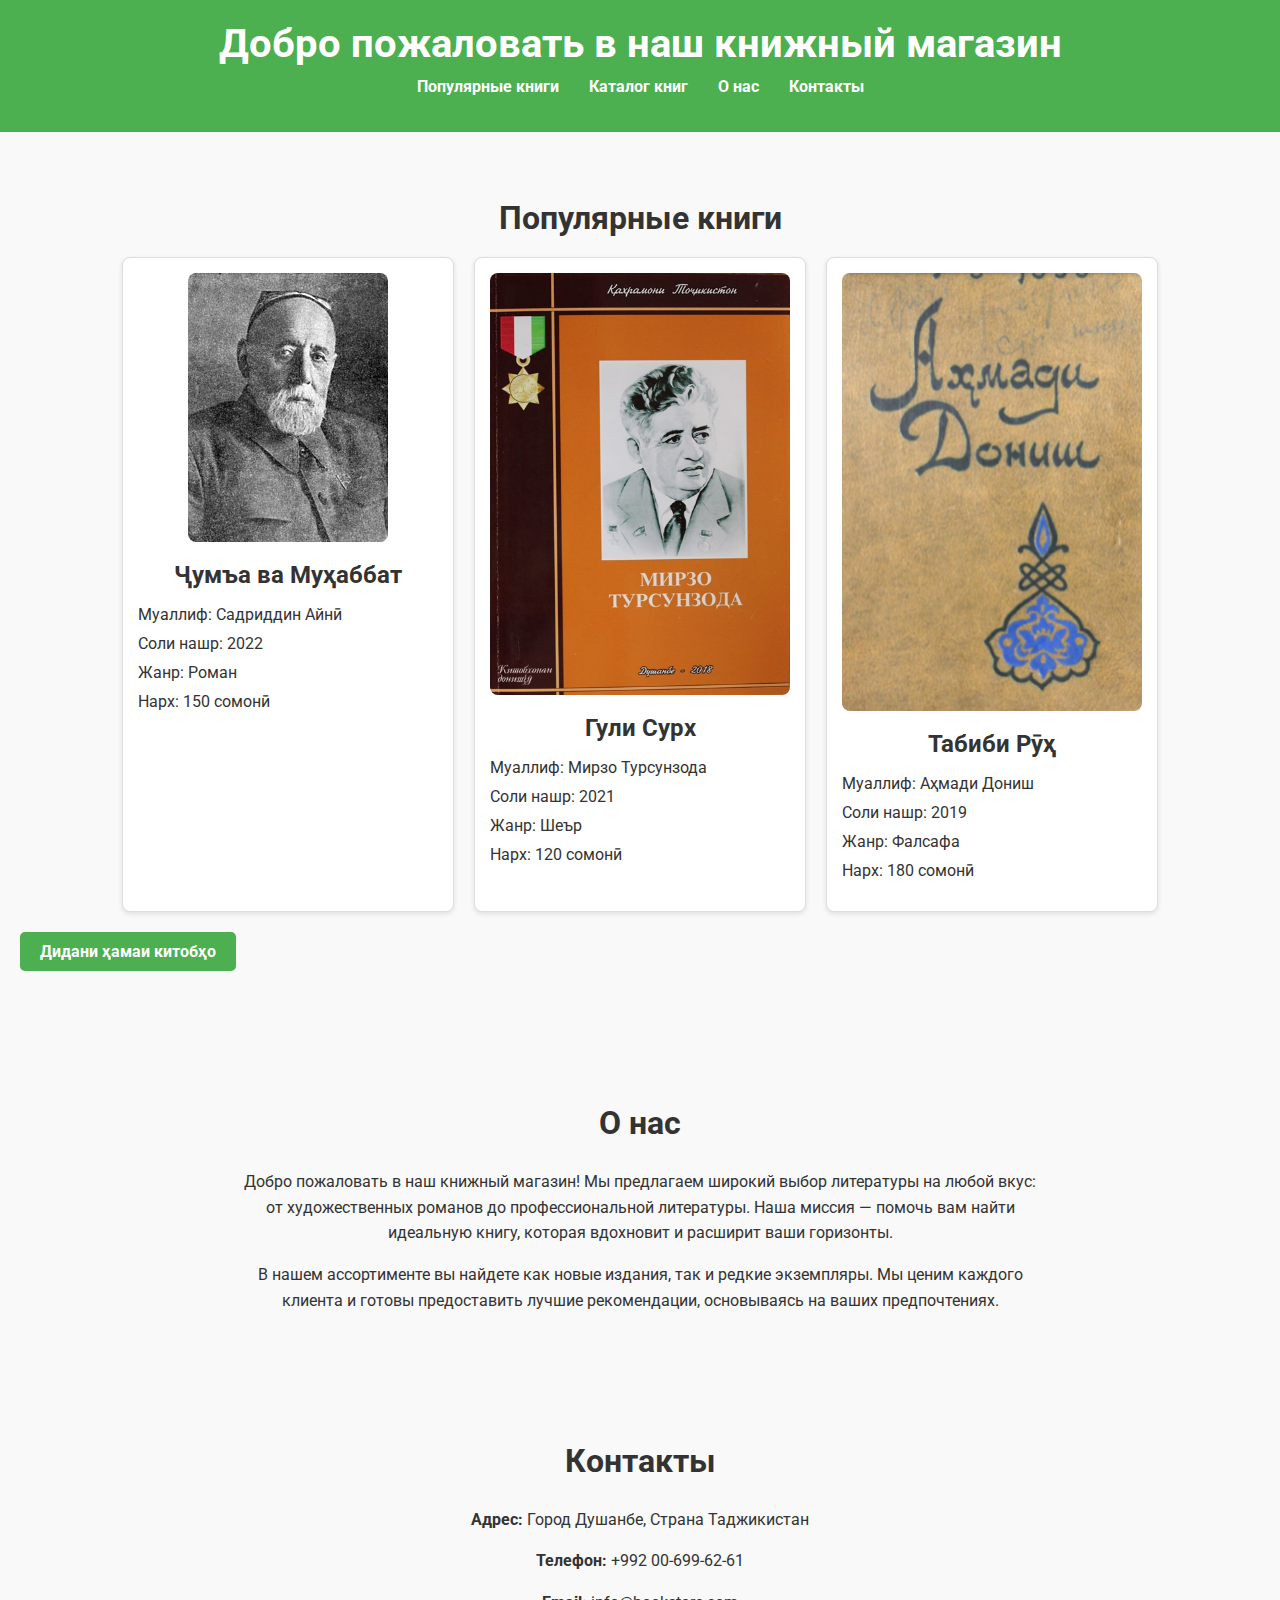
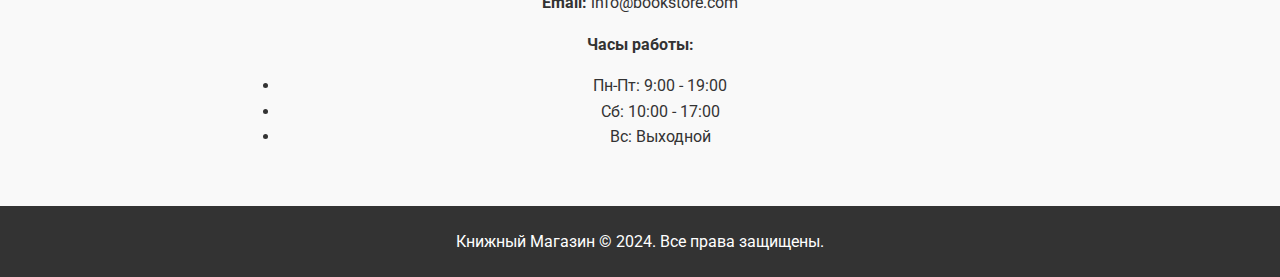
<file: index.html>
<!DOCTYPE html>
<html lang="ru">
<head>
    <meta charset="UTF-8">
    <meta name="viewport" content="width=device-width, initial-scale=1.0">
    <title>Книжный Магазин</title>
    <link rel="stylesheet" href="styles.css">
    <link href="https://fonts.googleapis.com/css2?family=Roboto:wght@400;700&family=Montserrat:wght@400;700&display=swap" rel="stylesheet">
</head>
<body>
    <header>
        <h1>Добро пожаловать в наш книжный магазин</h1>
        <nav>
            <ul>
                <li><a href="#featured">Популярные книги</a></li>
                <li><a href="books-list.html">Каталог книг</a></li>
                <li><a href="#about">О нас</a></li>
                <li><a href="#contact">Контакты</a></li>
            </ul>
        </nav>
    </header>

    <section id="featured">
        <h2>Популярные книги</h2>
        <div class="slider">
            <div class="book-card">
                <img src="AyniSadriddin.jpg" alt="Ҷумъа ва Муҳаббат">
                <h3>Ҷумъа ва Муҳаббат</h3>
                <ul>
                    <li>Муаллиф: Садриддин Айнӣ</li>
                    <li>Соли нашр: 2022</li>
                    <li>Жанр: Роман</li>
                    <li>Нарх: 150 сомонӣ</li>
                </ul>
            </div>

            <div class="book-card">
                <img src="10_10.1.jpg" alt="Гули Сурх">
                <h3>Гули Сурх</h3>
                <ul>
                    <li>Муаллиф: Мирзо Турсунзода</li>
                    <li>Соли нашр: 2021</li>
                    <li>Жанр: Шеър</li>
                    <li>Нарх: 120 сомонӣ</li>
                </ul>
            </div>

            <div class="book-card">
                <img src="unnamed.png" alt="Табиби Рӯҳ">
                <h3>Табиби Рӯҳ</h3>
                <ul>
                    <li>Муаллиф: Аҳмади Дониш</li>
                    <li>Соли нашр: 2019</li>
                    <li>Жанр: Фалсафа</li>
                    <li>Нарх: 180 сомонӣ</li>
                </ul>
            </div>
        </div>
        <a href="books-list.html" class="view-all-button">Дидани ҳамаи китобҳо</a>
    </section>

    <section id="about">
        <div class="about-content">
            <h2>О нас</h2>
            <p>
                Добро пожаловать в наш книжный магазин! Мы предлагаем широкий выбор 
                литературы на любой вкус: от художественных романов до профессиональной 
                литературы. Наша миссия — помочь вам найти идеальную книгу, которая вдохновит 
                и расширит ваши горизонты.
            </p>
            <p>
                В нашем ассортименте вы найдете как новые издания, так и редкие экземпляры. 
                Мы ценим каждого клиента и готовы предоставить лучшие рекомендации, 
                основываясь на ваших предпочтениях.
            </p>
        </div>
    </section>

    <section id="contact">
        <div class="contact-content">
            <h2>Контакты</h2>
            <p><strong>Адрес:</strong> Город Душанбе, Страна Таджикистан</p>
            <p><strong>Телефон:</strong> +992 00-699-62-61</p>
            <p><strong>Email:</strong> info@bookstore.com</p>
            <p><strong>Часы работы:</strong></p>
            <ul>
                <li>Пн-Пт: 9:00 - 19:00</li>
                <li>Сб: 10:00 - 17:00</li>
                <li>Вс: Выходной</li>
            </ul>
        </div>
    </section>

    <footer>
        <p>Книжный Магазин &copy; 2024. Все права защищены.</p>
    </footer>
</body>
</html>
</file>
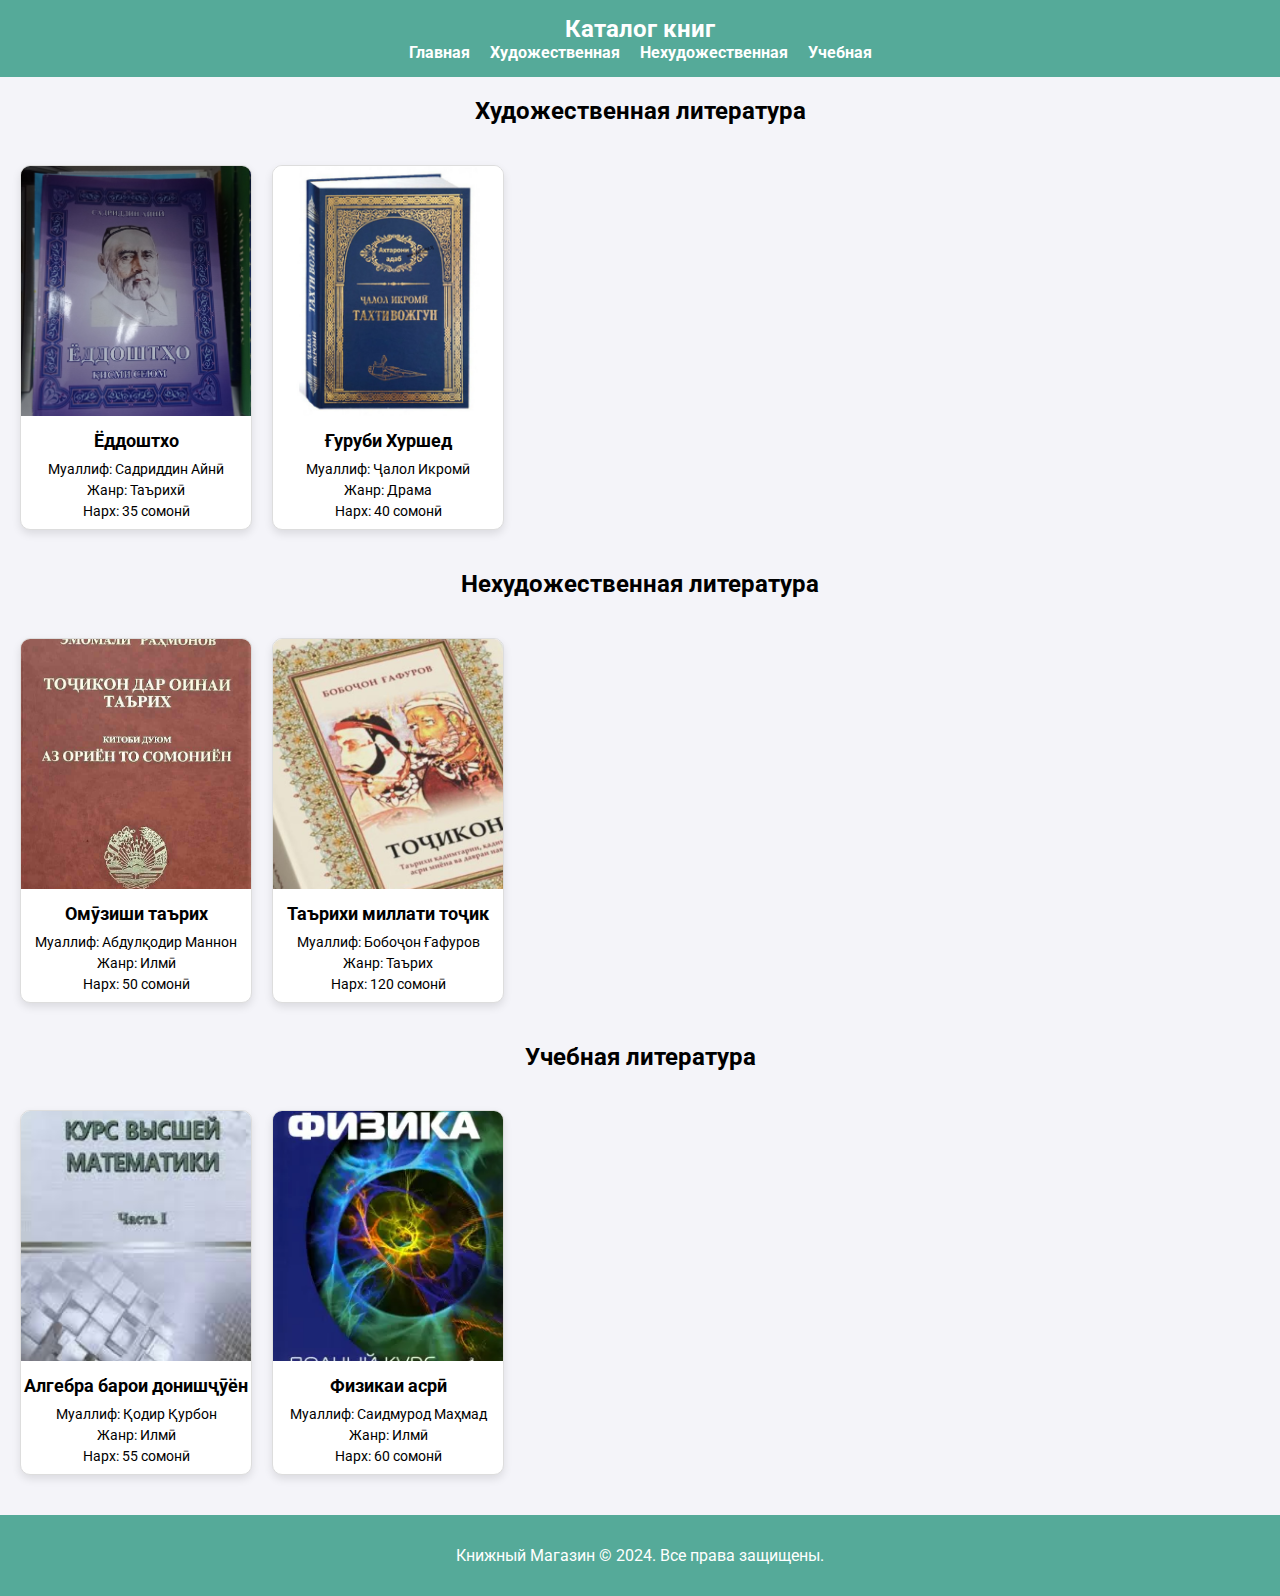
<file: books-list.html>
<!DOCTYPE html>
<html lang="ru">
<head>
    <meta charset="UTF-8">
    <meta name="viewport" content="width=device-width, initial-scale=1.0">
    <title>Каталог книг</title>
    <link href="https://fonts.googleapis.com/css2?family=Roboto:wght@400;700&family=Montserrat:wght@400;700&display=swap" rel="stylesheet">
    <style>
        body {
            font-family: 'Roboto', sans-serif;
            margin: 0;
            padding: 0;
            background-color: #f4f4f9;
        }

        header {
            background-color: #5a9;
            color: white;
            padding: 15px 20px;
            text-align: center;
        }

        header h1 {
            margin: 0;
            font-size: 24px;
        }

        nav ul {
            list-style: none;
            margin: 0;
            padding: 0;
            display: flex;
            justify-content: center;
            gap: 20px;
        }

        nav ul li {
            display: inline;
        }

        nav ul li a {
            text-decoration: none;
            color: white;
            font-weight: bold;
        }

        .book-grid {
            display: grid;
            grid-template-columns: repeat(auto-fill, minmax(200px, 1fr));
            gap: 20px;
            padding: 20px;
        }

        .book-card {
            background-color: #fff;
            border: 1px solid #ddd;
            border-radius: 10px;
            box-shadow: 0 4px 8px rgba(0, 0, 0, 0.1);
            overflow: hidden;
            transition: transform 0.3s ease, box-shadow 0.3s ease;
            text-align: center;
        }

        .book-card:hover {
            transform: scale(1.05);
            box-shadow: 0 8px 16px rgba(0, 0, 0, 0.2);
        }

        .book-card img {
            width: 100%;
            height: 250px;
            object-fit: cover;
        }

        .book-card h3 {
            font-size: 18px;
            margin: 10px 0;
        }

        .book-card ul {
            list-style: none;
            padding: 0;
            margin: 0 10px 10px;
        }

        .book-card ul li {
            font-size: 14px;
            margin-bottom: 5px;
        }

        footer {
            text-align: center;
            padding: 15px 0;
            background-color: #5a9;
            color: white;
            margin-top: 20px;
        }
    </style>
</head>
<body>
    <header>
        <h1>Каталог книг</h1>
        <nav>
            <ul>
                <li><a href="index.html">Главная</a></li>
                <li><a href="#fiction">Художественная</a></li>
                <li><a href="#non-fiction">Нехудожественная</a></li>
                <li><a href="#educational">Учебная</a></li>
            </ul>
        </nav>
    </header>

    <section id="fiction">
        <h2 style="text-align:center">Художественная литература</h2>
        <div class="book-grid">
            <div class="book-card">
                <img src="joddosht-oi-ajn--scaled.jpg" alt="Чароғи роҳ">
                <h3>Ёддоштхо</h3>
                <ul>
                    <li>Муаллиф: Садриддин Айнӣ</li>
                    <li>Жанр: Таърихӣ</li>
                    <li>Нарх: 35 сомонӣ</li>
                </ul>
            </div>
            <div class="book-card">
                <img src="08-jpg-1-500x532.jpg" alt="Ғуруби Хуршед">
                <h3>Ғуруби Хуршед</h3>
                <ul>
                    <li>Муаллиф: Ҷалол Икромӣ</li>
                    <li>Жанр: Драма</li>
                    <li>Нарх: 40 сомонӣ</li>
                </ul>
            </div>
            <!-- Add more book cards here -->
        </div>
    </section>

    <section id="non-fiction">
        <h2 style="text-align:center">Нехудожественная литература</h2>
        <div class="book-grid">
            <div class="book-card">
                <img src="01_14_3.jpg" alt="Омӯзиши таърих">
                <h3>Омӯзиши таърих</h3>
                <ul>
                    <li>Муаллиф: Абдулқодир Маннон</li>
                    <li>Жанр: Илмӣ</li>
                    <li>Нарх: 50 сомонӣ</li>
                </ul>
            </div>
            <div class="book-card">
                <img src="10101010.1.jpg" alt="Таърихи миллати тоҷик">
                <h3>Таърихи миллати тоҷик</h3>
                <ul>
                    <li>Муаллиф: Бобоҷон Ғафуров</li>
                    <li>Жанр: Таърих</li>
                    <li>Нарх: 120 сомонӣ</li>
                </ul>
            </div>
            <!-- Add more book cards here -->
        </div>
    </section>

    <section id="educational">
        <h2 style="text-align:center">Учебная литература</h2>
        <div class="book-grid">
            <div class="book-card">
                <img src="sdvsdvSDv.jpg" alt="Алгебра барои донишҷӯён">
                <h3>Алгебра барои донишҷӯён</h3>
                <ul>
                    <li>Муаллиф: Қодир Қурбон</li>
                    <li>Жанр: Илмӣ</li>
                    <li>Нарх: 55 сомонӣ</li>
                </ul>
            </div>
            <div class="book-card">
                <img src="242-0.webp" alt="Физикаи асрӣ">
                <h3>Физикаи асрӣ</h3>
                <ul>
                    <li>Муаллиф: Саидмурод Маҳмад</li>
                    <li>Жанр: Илмӣ</li>
                    <li>Нарх: 60 сомонӣ</li>
                </ul>
            </div>
            <!-- Add more book cards here -->
        </div>
    </section>

    <footer>
        <p>Книжный Магазин &copy; 2024. Все права защищены.</p>
    </footer>
</body>
</html>
</file>
<file: styles.css>
body {
    font-family: 'Roboto', sans-serif;
    margin: 0;
    padding: 0;
    box-sizing: border-box;
    background-color: #f9f9f9;
    color: #333;
}

header {
    background-color: #4CAF50;
    color: white;
    padding: 20px 10px;
    text-align: center;
}

header h1 {
    margin: 0;
    font-size: 2.5rem;
}

nav ul {
    list-style: none;
    padding: 0;
    display: flex;
    justify-content: center;
    margin-top: 10px;
}

nav ul li {
    margin: 0 15px;
}

nav ul li a {
    color: white;
    text-decoration: none;
    font-weight: bold;
}

nav ul li a:hover {
    text-decoration: underline;
}

section {
    padding: 40px 20px;
}

h2 {
    text-align: center;
    margin-bottom: 20px;
    font-size: 2rem;
}

.slider {
    display: flex;
    justify-content: center;
    gap: 20px;
    flex-wrap: wrap;
}

.book-card {
    background-color: white;
    border: 1px solid #ddd;
    border-radius: 8px;
    padding: 15px;
    text-align: center;
    box-shadow: 0 2px 5px rgba(0, 0, 0, 0.1);
    width: 300px;
}

.book-card img {
    max-width: 100%;
    height: auto;
    border-radius: 8px;
}

.book-card h3 {
    margin: 15px 0;
    font-size: 1.5rem;
}

.book-card ul {
    list-style: none;
    padding: 0;
    text-align: left;
}

.book-card ul li {
    margin-bottom: 10px;
}

.view-all-button {
    display: inline-block;
    margin: 20px auto;
    text-align: center;
    padding: 10px 20px;
    background-color: #4CAF50;
    color: white;
    text-decoration: none;
    border-radius: 5px;
    font-weight: bold;
}

.view-all-button:hover {
    background-color: #45a049;
}

.about-content, .contact-content {
    max-width: 800px;
    margin: 0 auto;
    text-align: center;
    line-height: 1.6;
}

footer {
    background-color: #333;
    color: white;
    text-align: center;
    padding: 10px 0;
    position: relative;
    bottom: 0;
    width: 100%;
}
</file>
